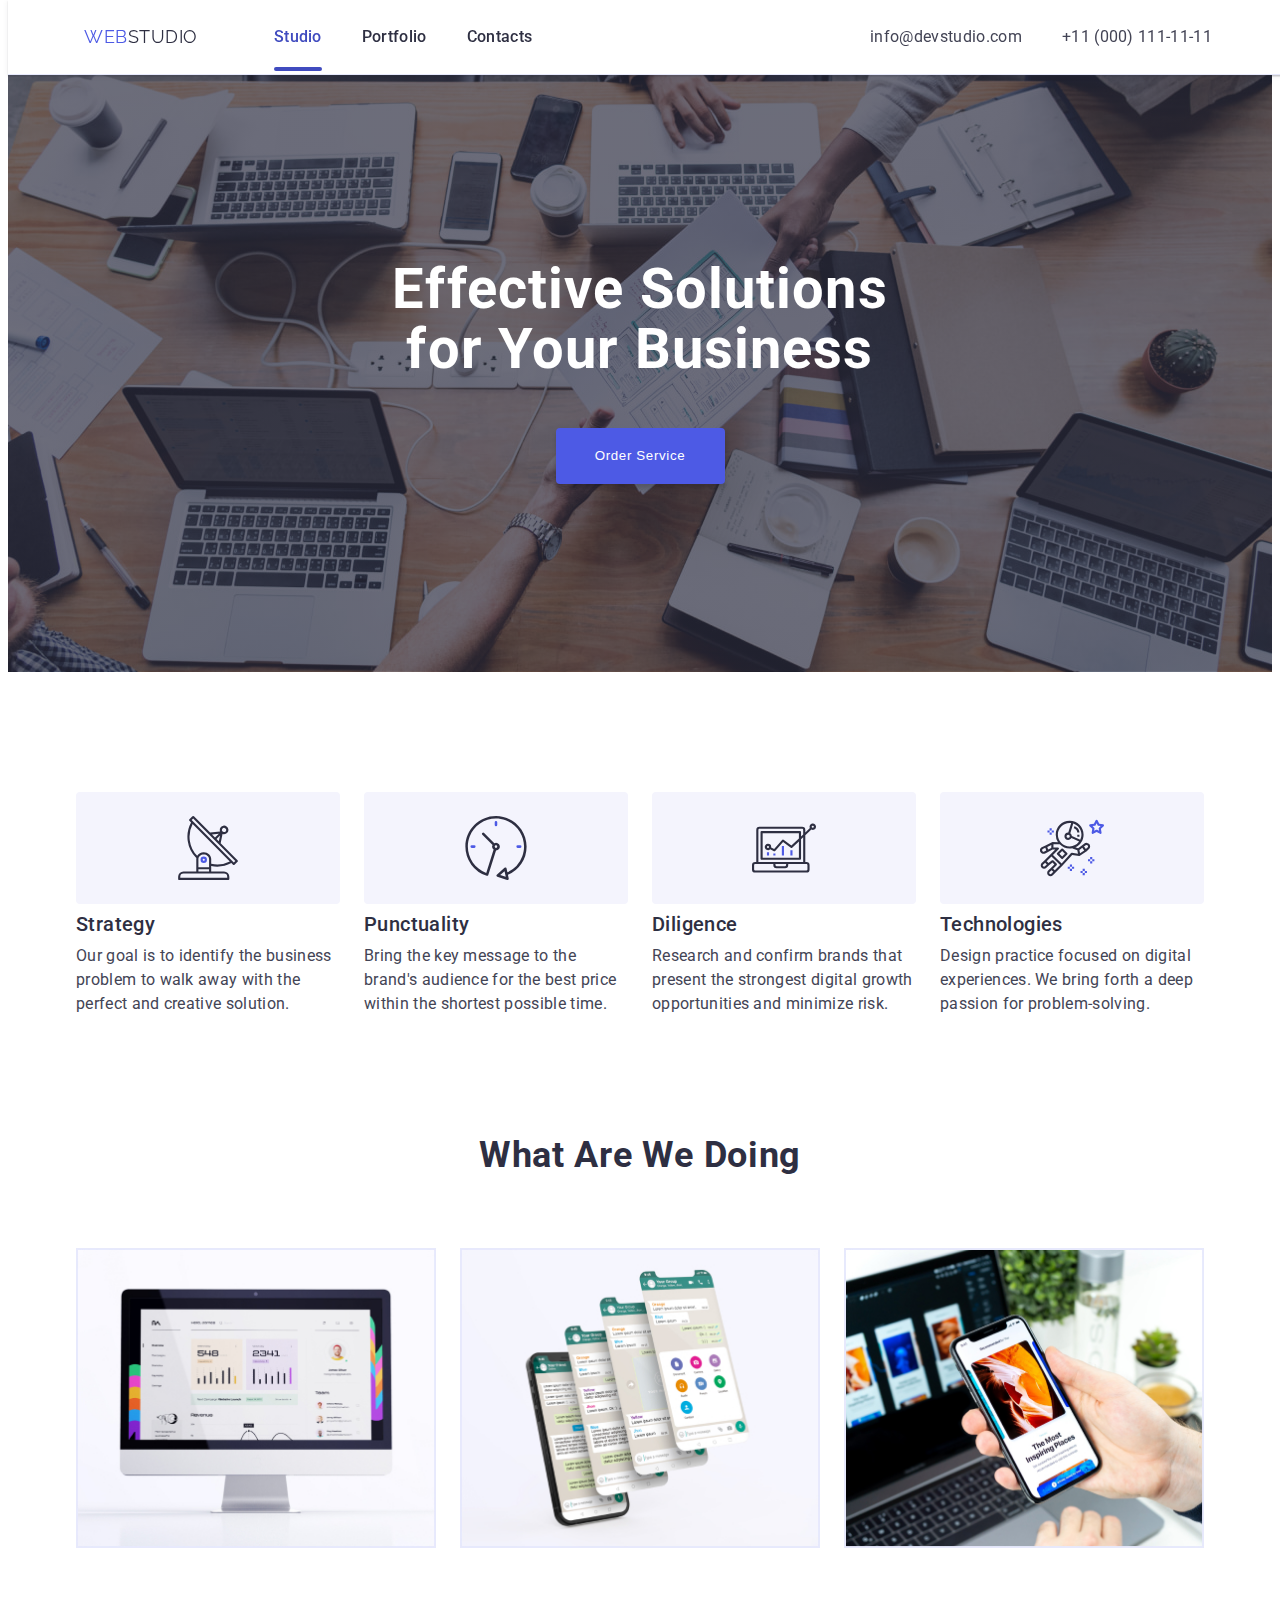
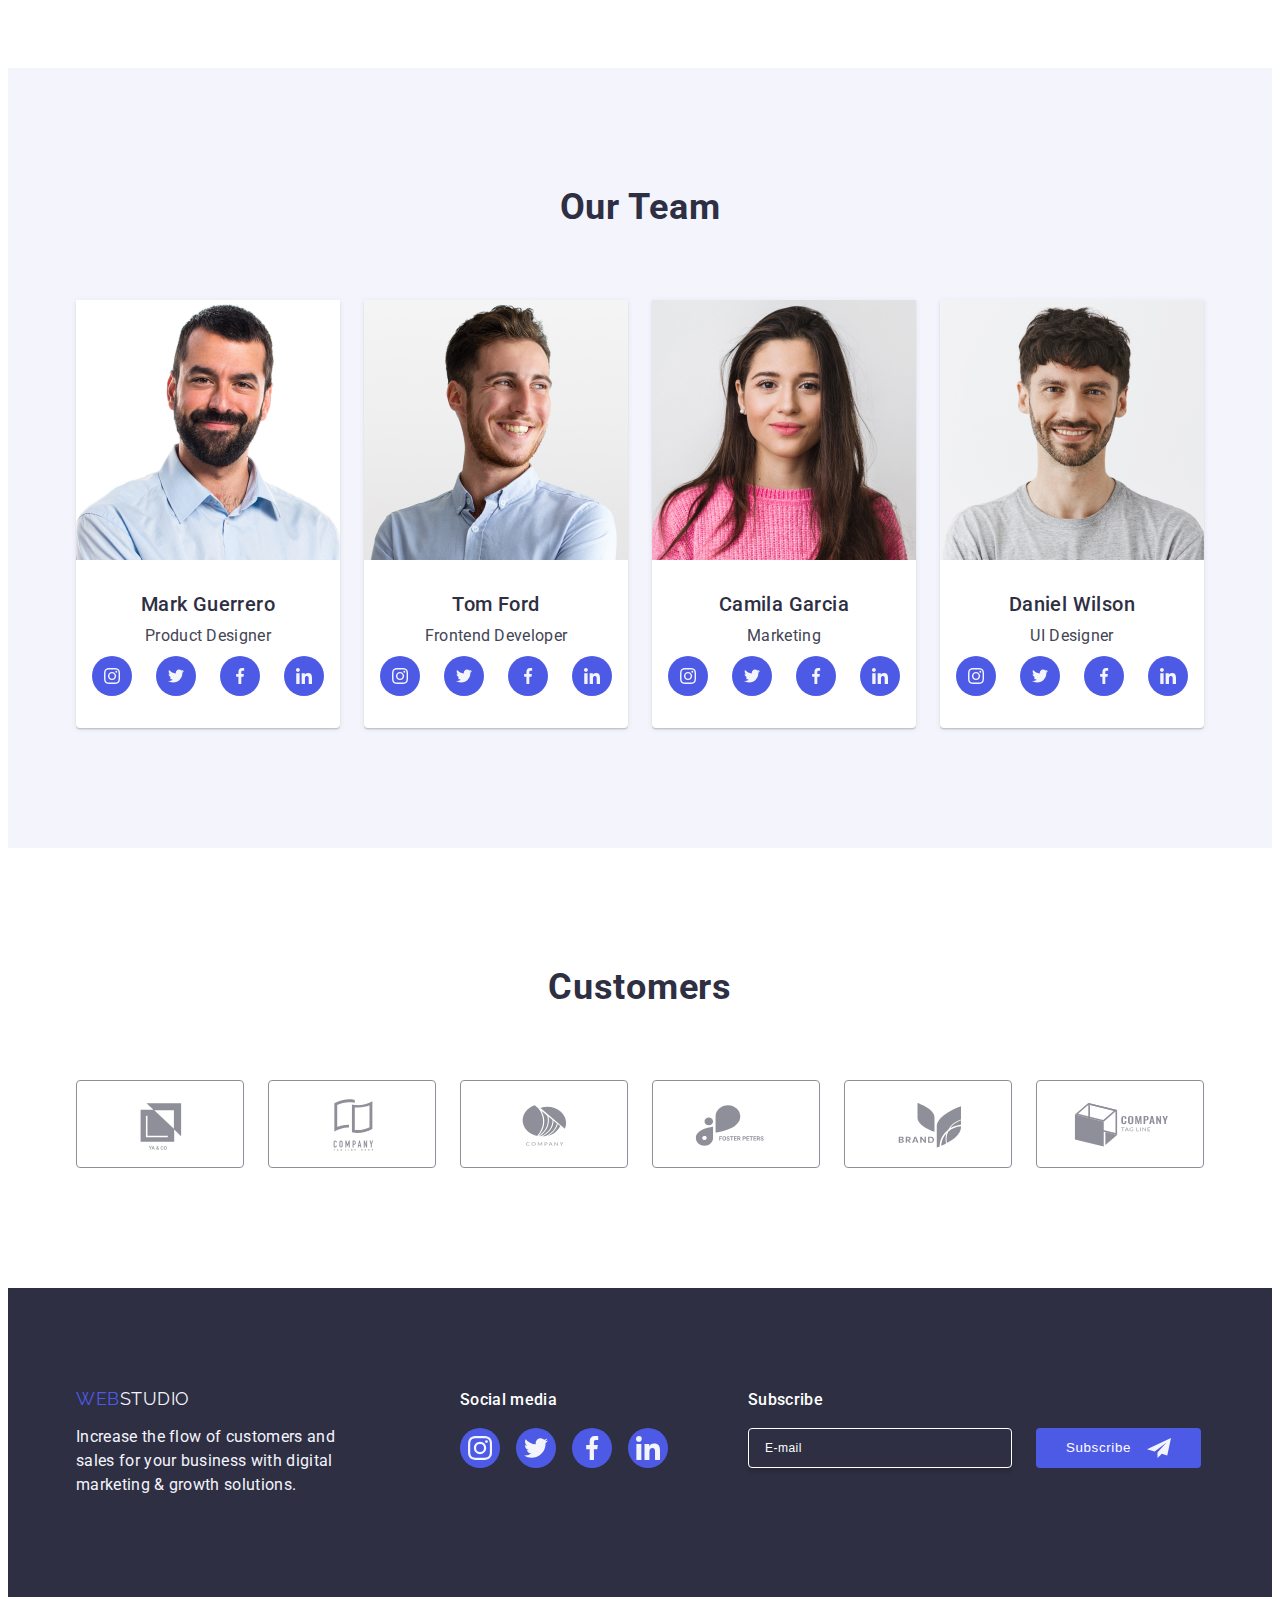
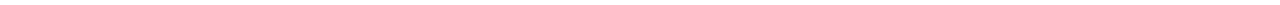
<file: index.html>
<!DOCTYPE html>
<html lang="en">
  <head>
    <meta charset="UTF-8" />
    <meta name="viewport" content="width=device-width, initial-scale=1.0" />
    <title>WebStudio</title>
    <link rel="preconnect" href="https://fonts.googleapis.com" />
    <link rel="preconnect" href="https://fonts.gstatic.com" crossorigin />
    <link
      href="https://fonts.googleapis.com/css2?family=Raleway:wght@800&family=Roboto:wght@400;500;700&display=swap"
      rel="stylesheet"
    />
    <link
      rel="stylesheet"
      href="https://cdnjs.cloudflare.com/ajax/libs/modern-normalize/2.0.0/modern-normalize.min.css"
      integrity="sha512-4xo8blKMVCiXpTaLzQSLSw3KFOVPWhm/TRtuPVc4WG6kUgjH6J03IBuG7JZPkcWMxJ5huwaBpOpnwYElP/m6wg=="
      crossorigin="anonymous"
      referrerpolicy="no-referrer"
    />
    <link rel="stylesheet" href="./css/styles.css" />
  </head>
  <body>
    <!-- Header -->
    <header class="top-line">
      <div class="header-container container">
        <nav class="navigation">
          <a class="logo link" href="./index.html"
            >Web<span class="logo-dark">Studio</span></a
          >
          <ul class="nav-list list">
            <li>
              <a class="nav-list-item current link" href="./index.html"
                >Studio</a
              >
            </li>
            <li>
              <a class="nav-list-item link" href="./portfolio.html"
                >Portfolio</a
              >
            </li>
            <li>
              <a class="nav-list-item link" href="">Contacts</a>
            </li>
          </ul>
        </nav>
        <address class="address">
          <ul class="address-list list">
            <li>
              <a class="list link" href="mailto:info@devstudio.com"
                >info@devstudio.com</a
              >
            </li>
            <li>
              <a class="list link" href="tel:+110001111111"
                >+11 (000) 111-11-11</a
              >
            </li>
          </ul>
        </address>
      </div>
    </header>
    <!-- Main -->
    <main>
      <!-- Hero image -->
      <section class="hero">
        <div class="container">
          <h1 class="hero-title">Effective Solutions for Your Business</h1>
          <button class="hero-button" type="button" data-modal-open>
            Order Service
          </button>
        </div>
      </section>
      <!-- Qualities section -->
      <section class="qualities-section">
        <div class="container">
          <h2 class="visually-hidden">Our advantages</h2>
          <ul class="qualities-list list">
            <li class="qualities-list-item">
              <div class="qualities-list-wrapper">
                <svg class="qualities-icon" width="64" height="64">
                  <use href="./images/icons.svg#icon-antenna"></use>
                </svg>
              </div>
              <h3 class="feature-title">Strategy</h3>
              <p class="feature-text">
                Our goal is to identify the business problem to walk away with
                the perfect and creative solution.
              </p>
            </li>
            <li class="qualities-list-item">
              <div class="qualities-list-wrapper">
                <svg class="qualities-icon" width="64" height="64">
                  <use href="./images/icons.svg#icon-clock"></use>
                </svg>
              </div>
              <h3 class="feature-title">Punctuality</h3>
              <p class="feature-text">
                Bring the key message to the brand's audience for the best price
                within the shortest possible time.
              </p>
            </li>
            <li class="qualities-list-item">
              <div class="qualities-list-wrapper">
                <svg class="qualities-icon" width="64" height="64">
                  <use href="./images/icons.svg#icon-diagram"></use>
                </svg>
              </div>
              <h3 class="feature-title">Diligence</h3>
              <p class="feature-text">
                Research and confirm brands that present the strongest digital
                growth opportunities and minimize risk.
              </p>
            </li>
            <li class="qualities-list-item">
              <div class="qualities-list-wrapper">
                <svg class="qualities-icon" width="64" height="64">
                  <use href="./images/icons.svg#icon-astronaut"></use>
                </svg>
              </div>
              <h3 class="feature-title">Technologies</h3>
              <p class="feature-text">
                Design practice focused on digital experiences. We bring forth a
                deep passion for problem-solving.
              </p>
            </li>
          </ul>
        </div>
      </section>
      <!-- Products section -->
      <section class="products-section">
        <div class="container">
          <h2 class="section-title products-title">What are we doing</h2>
          <ul class="products-list list">
            <li class="products-list-item">
              <img
                class="products-img"
                src="./images/section-2/rectangle-71-2.jpg"
                alt="example of a site on a desktop"
                width="360"
                height="300"
              />
            </li>
            <li class="products-list-item">
              <img
                class="products-img"
                src="./images/section-2/rectangle-71-1.jpg"
                alt="example of a site on a smartphone"
                width="360"
                height="300"
              />
            </li>
            <li class="products-list-item">
              <img
                class="products-img"
                src="./images/section-2/rectangle-71.jpg"
                alt="example of site synchronization on different devices"
                width="360"
                height="300"
              />
            </li>
          </ul>
        </div>
      </section>
      <!-- Team section -->
      <section class="team-section">
        <div class="container">
          <h2 class="section-title team-title">Our Team</h2>
          <ul class="team-list list">
            <li class="team-list-item">
              <img
                src="./images/section-3/img-3.jpg"
                alt="Mark Guerrero"
                width="264"
                height="260"
              />
              <div class="team-container">
                <h3 class="team-member">Mark Guerrero</h3>
                <p class="team-position">Product Designer</p>
                <ul class="social-list list">
                  <li class="social-list-item">
                    <a href="" class="social-list-link link">
                      <svg class="social-list-icon" width="16" height="16">
                        <use href="./images/icons.svg#icon-instagram"></use>
                      </svg>
                    </a>
                  </li>
                  <li class="social-list-item">
                    <a href="" class="social-list-link link">
                      <svg class="social-list-icon" width="16" height="16">
                        <use href="./images/icons.svg#icon-twitter"></use>
                      </svg>
                    </a>
                  </li>
                  <li class="social-list-item">
                    <a href="" class="social-list-link link">
                      <svg class="social-list-icon" width="16" height="16">
                        <use href="./images/icons.svg#icon-facebook"></use>
                      </svg>
                    </a>
                  </li>
                  <li class="social-list-item">
                    <a href="" class="social-list-link link">
                      <svg class="social-list-icon" width="16" height="16">
                        <use href="./images/icons.svg#icon-linkedin"></use>
                      </svg>
                    </a>
                  </li>
                </ul>
              </div>
            </li>
            <li class="team-list-item">
              <img
                src="./images/section-3/img-2.jpg"
                alt="Tom Ford"
                width="264"
                height="260"
              />
              <div class="team-container">
                <h3 class="team-member">Tom Ford</h3>
                <p class="team-position">Frontend Developer</p>
                <ul class="social-list list">
                  <li class="social-list-item">
                    <a href="" class="social-list-link link">
                      <svg class="social-list-icon" width="16" height="16">
                        <use href="./images/icons.svg#icon-instagram"></use>
                      </svg>
                    </a>
                  </li>
                  <li class="social-list-item">
                    <a href="" class="social-list-link link">
                      <svg class="social-list-icon" width="16" height="16">
                        <use href="./images/icons.svg#icon-twitter"></use>
                      </svg>
                    </a>
                  </li>
                  <li class="social-list-item">
                    <a href="" class="social-list-link link">
                      <svg class="social-list-icon" width="16" height="16">
                        <use href="./images/icons.svg#icon-facebook"></use>
                      </svg>
                    </a>
                  </li>
                  <li class="social-list-item">
                    <a href="" class="social-list-link link">
                      <svg class="social-list-icon" width="16" height="16">
                        <use href="./images/icons.svg#icon-linkedin"></use>
                      </svg>
                    </a>
                  </li>
                </ul>
              </div>
            </li>
            <li class="team-list-item">
              <img
                src="./images/section-3/img-1.jpg"
                alt="Camila Garcia"
                width="264"
                height="260"
              />
              <div class="team-container">
                <h3 class="team-member">Camila Garcia</h3>
                <p class="team-position">Marketing</p>
                <ul class="social-list list">
                  <li class="social-list-item">
                    <a href="" class="social-list-link link">
                      <svg class="social-list-icon" width="16" height="16">
                        <use href="./images/icons.svg#icon-instagram"></use>
                      </svg>
                    </a>
                  </li>
                  <li class="social-list-item">
                    <a href="" class="social-list-link link">
                      <svg class="social-list-icon" width="16" height="16">
                        <use href="./images/icons.svg#icon-twitter"></use>
                      </svg>
                    </a>
                  </li>
                  <li class="social-list-item">
                    <a href="" class="social-list-link link">
                      <svg class="social-list-icon" width="16" height="16">
                        <use href="./images/icons.svg#icon-facebook"></use>
                      </svg>
                    </a>
                  </li>
                  <li class="social-list-item">
                    <a href="" class="social-list-link link">
                      <svg class="social-list-icon" width="16" height="16">
                        <use href="./images/icons.svg#icon-linkedin"></use>
                      </svg>
                    </a>
                  </li>
                </ul>
              </div>
            </li>
            <li class="team-list-item">
              <img
                src="./images/section-3/img.jpg"
                alt="Daniel Wilson"
                width="264"
                height="260"
              />
              <div class="team-container">
                <h3 class="team-member">Daniel Wilson</h3>
                <p class="team-position">UI Designer</p>
                <ul class="social-list list">
                  <li class="social-list-item">
                    <a href="" class="social-list-link link">
                      <svg class="social-list-icon" width="16" height="16">
                        <use href="./images/icons.svg#icon-instagram"></use>
                      </svg>
                    </a>
                  </li>
                  <li class="social-list-item">
                    <a href="" class="social-list-link link">
                      <svg class="social-list-icon" width="16" height="16">
                        <use href="./images/icons.svg#icon-twitter"></use>
                      </svg>
                    </a>
                  </li>
                  <li class="social-list-item">
                    <a href="" class="social-list-link link">
                      <svg class="social-list-icon" width="16" height="16">
                        <use href="./images/icons.svg#icon-facebook"></use>
                      </svg>
                    </a>
                  </li>
                  <li class="social-list-item">
                    <a href="" class="social-list-link link">
                      <svg class="social-list-icon" width="16" height="16">
                        <use href="./images/icons.svg#icon-linkedin"></use>
                      </svg>
                    </a>
                  </li>
                </ul>
              </div>
            </li>
          </ul>
        </div>
      </section>
      <!-- Customers section -->
      <section class="customers-section">
        <div class="container">
          <h2 class="section-title customers-title">Customers</h2>
          <ul class="customers-list list">
            <li class="customers-list-item">
              <a href="" class="customers-list-link link">
                <svg class="customer-icon" width="104" height="56">
                  <use href="./images/icons.svg#icon-company-1"></use>
                </svg>
              </a>
            </li>
            <li class="customers-list-item">
              <a href="" class="customers-list-link link">
                <svg class="customer-icon" width="104" height="56">
                  <use href="./images/icons.svg#icon-company-2"></use>
                </svg>
              </a>
            </li>
            <li class="customers-list-item">
              <a href="" class="customers-list-link link">
                <svg class="customer-icon" width="104" height="56">
                  <use href="./images/icons.svg#icon-company-3"></use>
                </svg>
              </a>
            </li>
            <li class="customers-list-item">
              <a href="" class="customers-list-link link">
                <svg class="customer-icon" width="104" height="56">
                  <use href="./images/icons.svg#icon-company-4"></use>
                </svg>
              </a>
            </li>
            <li class="customers-list-item">
              <a href="" class="customers-list-link link">
                <svg class="customer-icon" width="104" height="56">
                  <use href="./images/icons.svg#icon-company-5"></use>
                </svg>
              </a>
            </li>
            <li class="customers-list-item">
              <a href="" class="customers-list-link link">
                <svg class="customer-icon" width="104" height="56">
                  <use href="./images/icons.svg#icon-company-6"></use>
                </svg>
              </a>
            </li>
          </ul>
        </div>
      </section>
    </main>
    <!-- Footer -->
    <footer class="footer">
      <div class="footer-container container">
        <div class="footer-logo-container">
          <a class="logo-footer logo link" href="./index.html"
            >Web<span class="logo-footer logo-white">Studio</span></a
          >
          <p class="footer-text">
            Increase the flow of customers and sales for your business with
            digital marketing & growth solutions.
          </p>
        </div>
        <div class="footer-social-container">
          <p class="footer-social-text">Social media</p>
          <ul class="footer-customers-list list">
            <li class="footer-customers-list-item">
              <a href="" class="social-list-link social-footer-link link">
                <svg class="social-list-icon" width="24" height="24">
                  <use href="./images/icons.svg#icon-instagram"></use>
                </svg>
              </a>
            </li>
            <li class="footer-customers-list-item">
              <a href="" class="social-list-link social-footer-link link">
                <svg class="social-list-icon" width="24" height="24">
                  <use href="./images/icons.svg#icon-twitter"></use>
                </svg>
              </a>
            </li>
            <li class="footer-customers-list-item">
              <a href="" class="social-list-link social-footer-link link">
                <svg class="social-list-icon" width="24" height="24">
                  <use href="./images/icons.svg#icon-facebook"></use>
                </svg>
              </a>
            </li>
            <li class="footer-customers-list-item">
              <a href="" class="social-list-link social-footer-link link">
                <svg class="social-list-icon" width="24" height="24">
                  <use href="./images/icons.svg#icon-linkedin"></use>
                </svg>
              </a>
            </li>
          </ul>
        </div>
        <div class="footer-form-container">
          <p class="footer-form-text">Subscribe</p>
          <form class="footer-form" name="subscribe-form">
            <label class="footer-form-label">
              <input
                class="footer-form-input"
                name="subscribe-email"
                type="email"
                placeholder="E-mail"
              />
            </label>
            <button class="footer-form-btn" type="submit">
              Subscribe
              <svg
                class="footer-form-icon social-list-icon"
                width="24"
                height="24"
              >
                <use href="./images/icons.svg#icon-send"></use>
              </svg>
            </button>
          </form>
        </div>
      </div>
    </footer>
    <!-- Modal window -->
    <div class="backdrop is-hidden" data-modal>
      <div class="modal">
        <button class="modal-btn" type="button" data-modal-close>
          <svg class="modal-btn-icon" width="8" height="8">
            <use href="./images/icons.svg#icon-close-black"></use>
          </svg>
        </button>
        <p class="modal-caption">
          Leave your contacts and we will call you back
        </p>
        <form class="modal-form" name="order-form">
          <div class="modal-form-container">
            <label class="modal-form-label" for="user-name">Name</label>
            <div class="modal-form-field">
              <input
                class="modal-form-input"
                type="text"
                name="user-name"
                id="user-name"
              />
              <svg class="modal-form-icon" width="18" height="24">
                <use href="./images/icons.svg#icon-form-person"></use>
              </svg>
            </div>
          </div>
          <div class="modal-form-container">
            <label class="modal-form-label" for="user-phone">Phone</label>
            <div class="modal-form-field">
              <input
                class="modal-form-input"
                type="tel"
                name="user-phone"
                id="user-phone"
              />
              <svg class="modal-form-icon" width="18" height="24">
                <use href="./images/icons.svg#icon-form-phone"></use>
              </svg>
            </div>
          </div>
          <div class="modal-form-container">
            <label class="modal-form-label" for="user-email">Email</label>
            <div class="modal-form-field">
              <input
                class="modal-form-input"
                type="email"
                name="user-email"
                id="user-email"
              />
              <svg class="modal-form-icon" width="18" height="24">
                <use href="./images/icons.svg#icon-form-email"></use>
              </svg>
            </div>
          </div>
          <div class="modal-form-textarea">
            <label class="modal-form-label" for="user-comment">Comment</label>
            <textarea
              class="modal-form-comment"
              name="user-comment"
              id="user-comment"
              rows="8"
              placeholder="Text input"
            ></textarea>
          </div>
          <div class="modal-form-checkbox">
            <input
              class="visually-hidden"
              type="checkbox"
              name="user-privacy"
              id="user-privacy"
              value="true"
            />
            <label class="modal-form-agreement" for="user-privacy">
              <span class="agreement-checkbox">
                <svg class="agreement-checkbox-icon" width="10" height="8">
                  <use href="./images/icons.svg#icon-check"></use>
                </svg>
              </span>
              I accept the terms and conditions of the
              <a
                class="modal-form-link"
                href=""
                target="_blank"
                rel="noopener noreferrer"
                >Privacy Policy</a
              >
            </label>
          </div>
          <button class="hero-button" type="submit">Send</button>
        </form>
      </div>
    </div>
    <script src="./js/modal.js"></script>
  </body>
</html>
</file>
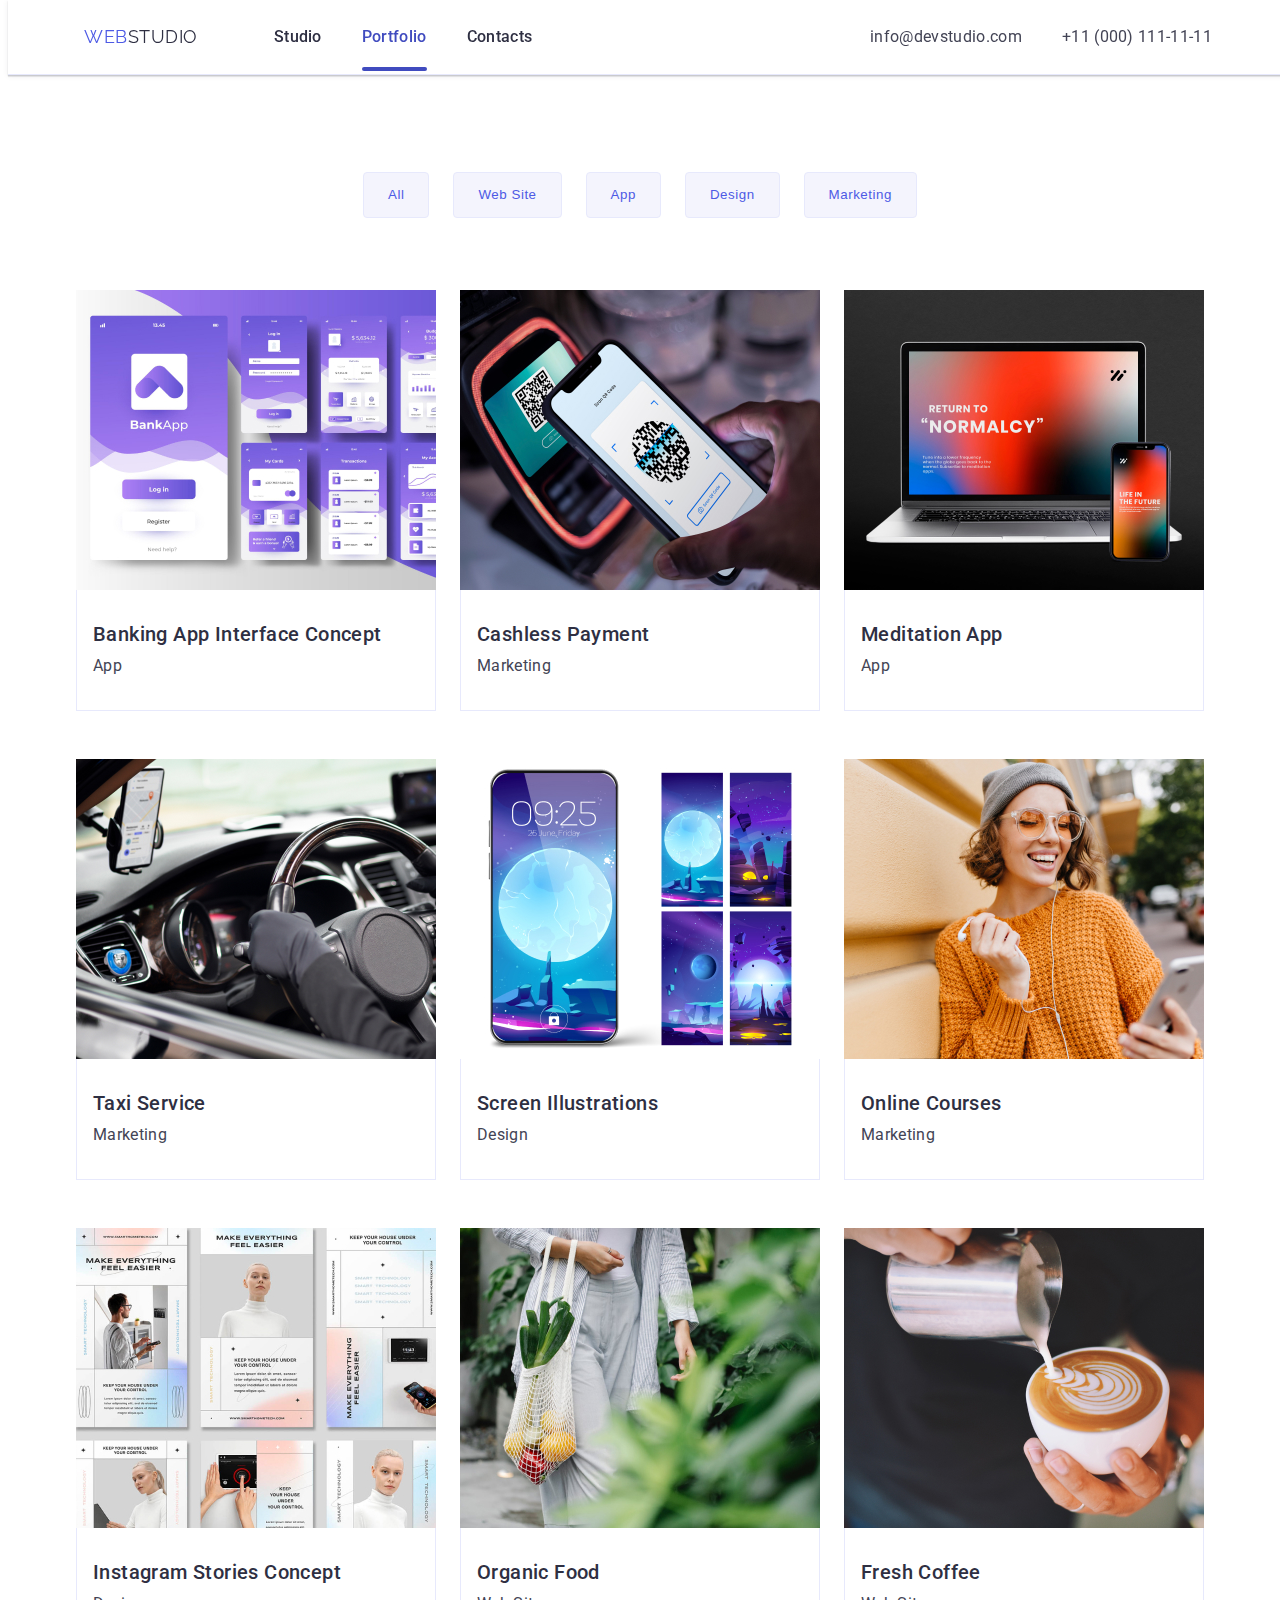
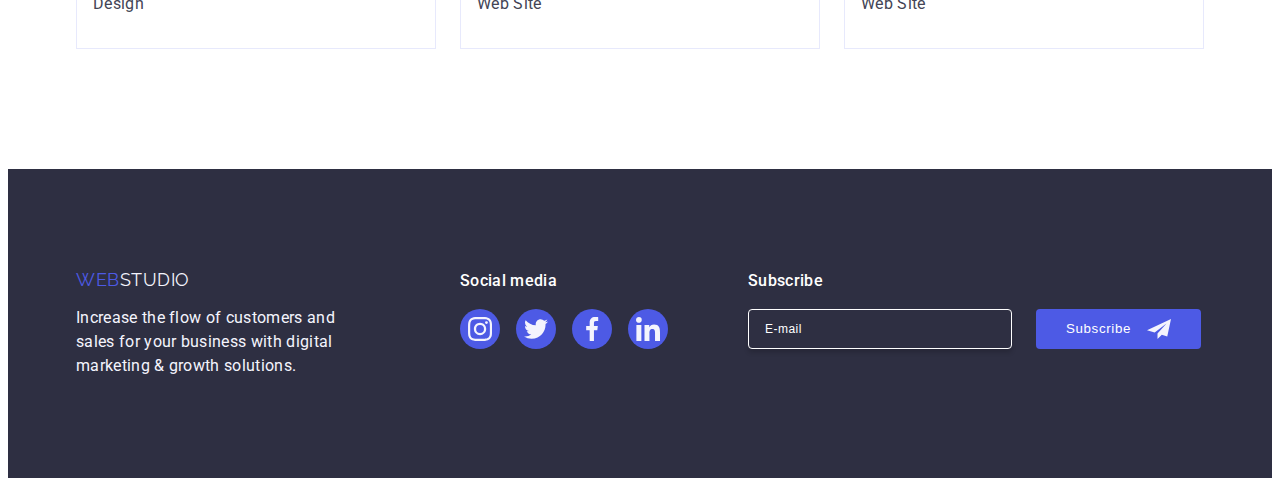
<file: portfolio.html>
<!DOCTYPE html>
<html lang="en">
  <head>
    <meta charset="UTF-8" />
    <meta name="viewport" content="width=device-width, initial-scale=1.0" />
    <title>WebStudio</title>
    <link rel="preconnect" href="https://fonts.googleapis.com" />
    <link rel="preconnect" href="https://fonts.gstatic.com" crossorigin />
    <link
      href="https://fonts.googleapis.com/css2?family=Raleway:wght@800&family=Roboto:wght@400;500;700&display=swap"
      rel="stylesheet"
    />
    <link
      rel="stylesheet"
      href="https://cdnjs.cloudflare.com/ajax/libs/modern-normalize/2.0.0/modern-normalize.min.css"
      integrity="sha512-4xo8blKMVCiXpTaLzQSLSw3KFOVPWhm/TRtuPVc4WG6kUgjH6J03IBuG7JZPkcWMxJ5huwaBpOpnwYElP/m6wg=="
      crossorigin="anonymous"
      referrerpolicy="no-referrer"
    />
    <link rel="stylesheet" href="./css/styles.css" />
  </head>
  <body>
    <header class="top-line">
      <div class="header-container container">
        <nav class="navigation">
          <a class="logo link" href="./index.html"
            >Web<span class="logo-dark">Studio</span></a
          >
          <ul class="nav-list list">
            <li>
              <a class="nav-list-item link" href="./index.html">Studio</a>
            </li>
            <li>
              <a class="nav-list-item current link" href="./portfolio.html"
                >Portfolio</a
              >
            </li>
            <li>
              <a class="nav-list-item link" href="">Contacts</a>
            </li>
          </ul>
        </nav>
        <address class="address">
          <ul class="address-list list">
            <li>
              <a class="list link" href="mailto:info@devstudio.com"
                >info@devstudio.com</a
              >
            </li>
            <li>
              <a class="list link" href="tel:+110001111111"
                >+11 (000) 111-11-11</a
              >
            </li>
          </ul>
        </address>
      </div>
    </header>
    <main>
      <section class="portfolio-section">
        <div class="container">
          <h1 class="visually-hidden">Our portfolios</h1>
          <ul class="filter-list list">
            <li><button class="filter-btn" type="button">All</button></li>
            <li><button class="filter-btn" type="button">Web Site</button></li>
            <li><button class="filter-btn" type="button">App</button></li>
            <li><button class="filter-btn" type="button">Design</button></li>
            <li><button class="filter-btn" type="button">Marketing</button></li>
          </ul>
          <ul class="card-set list">
            <li class="card-set-item">
              <a class="card-set-link link" href="./portfolio.html">
                <div class="card-set-box">
                  <img
                    src="./images/section-4/img-1.jpg"
                    alt="Banking App Interface Concept"
                    width="360"
                    height="300"
                  />
                  <p class="overlay">
                    14 Stylish and User-Friendly App Design Concepts · Task
                    Manager App · Calorie Tracker App · Exotic Fruit Ecommerce
                    App · Cloud Storage App
                  </p>
                </div>
                <div class="portfolio-container">
                  <h2 class="app-title">Banking App Interface Concept</h2>
                  <p class="app-descr">App</p>
                </div>
              </a>
            </li>
            <li class="card-set-item">
              <a class="card-set-link link" href="./portfolio.html">
                <div class="card-set-box">
                  <img
                    src="./images/section-4/img-2.jpg"
                    alt="Cashless Payment"
                    width="360"
                    height="300"
                  />
                  <p class="overlay">
                    14 Stylish and User-Friendly App Design Concepts · Task
                    Manager App · Calorie Tracker App · Exotic Fruit Ecommerce
                    App · Cloud Storage App
                  </p>
                </div>
                <div class="portfolio-container">
                  <h2 class="app-title">Cashless Payment</h2>
                  <p class="app-descr">Marketing</p>
                </div>
              </a>
            </li>
            <li class="card-set-item">
              <a class="card-set-link link" href="./portfolio.html">
                <div class="card-set-box">
                  <img
                    src="./images/section-4/img-3.jpg"
                    alt="Meditation App"
                    width="360"
                    height="300"
                  />
                  <p class="overlay">
                    14 Stylish and User-Friendly App Design Concepts · Task
                    Manager App · Calorie Tracker App · Exotic Fruit Ecommerce
                    App · Cloud Storage App
                  </p>
                </div>
                <div class="portfolio-container">
                  <h2 class="app-title">Meditation App</h2>
                  <p class="app-descr">App</p>
                </div>
              </a>
            </li>
            <li class="card-set-item">
              <a class="card-set-link link" href="./portfolio.html">
                <div class="card-set-box">
                  <img
                    src="./images/section-4/img-4.jpg"
                    alt="Taxi Service"
                    width="360"
                    height="300"
                  />
                  <p class="overlay">
                    14 Stylish and User-Friendly App Design Concepts · Task
                    Manager App · Calorie Tracker App · Exotic Fruit Ecommerce
                    App · Cloud Storage App
                  </p>
                </div>
                <div class="portfolio-container">
                  <h2 class="app-title">Taxi Service</h2>
                  <p class="app-descr">Marketing</p>
                </div>
              </a>
            </li>
            <li class="card-set-item">
              <a class="card-set-link link" href="./portfolio.html">
                <div class="card-set-box">
                  <img
                    src="./images/section-4/img-5.jpg"
                    alt="Screen Illustrations"
                    width="360"
                    height="300"
                  />
                  <p class="overlay">
                    14 Stylish and User-Friendly App Design Concepts · Task
                    Manager App · Calorie Tracker App · Exotic Fruit Ecommerce
                    App · Cloud Storage App
                  </p>
                </div>
                <div class="portfolio-container">
                  <h2 class="app-title">Screen Illustrations</h2>
                  <p class="app-descr">Design</p>
                </div>
              </a>
            </li>
            <li class="card-set-item">
              <a class="card-set-link link" href="./portfolio.html">
                <div class="card-set-box">
                  <img
                    src="./images/section-4/img-6.jpg"
                    alt="Online Courses"
                    width="360"
                    height="300"
                  />
                  <p class="overlay">
                    14 Stylish and User-Friendly App Design Concepts · Task
                    Manager App · Calorie Tracker App · Exotic Fruit Ecommerce
                    App · Cloud Storage App
                  </p>
                </div>
                <div class="portfolio-container">
                  <h2 class="app-title">Online Courses</h2>
                  <p class="app-descr">Marketing</p>
                </div>
              </a>
            </li>
            <li class="card-set-item">
              <a class="card-set-link link" href="./portfolio.html">
                <div class="card-set-box">
                  <img
                    src="./images/section-4/img-7.jpg"
                    alt="Instagram Stories Concept"
                    width="360"
                    height="300"
                  />
                  <p class="overlay">
                    14 Stylish and User-Friendly App Design Concepts · Task
                    Manager App · Calorie Tracker App · Exotic Fruit Ecommerce
                    App · Cloud Storage App
                  </p>
                </div>
                <div class="portfolio-container">
                  <h2 class="app-title">Instagram Stories Concept</h2>
                  <p class="app-descr">Design</p>
                </div>
              </a>
            </li>
            <li class="card-set-item">
              <a class="card-set-link link" href="./portfolio.html">
                <div class="card-set-box">
                  <img
                    src="./images/section-4/img-8.jpg"
                    alt="Organic Food"
                    width="360"
                    height="300"
                  />
                  <p class="overlay">
                    14 Stylish and User-Friendly App Design Concepts · Task
                    Manager App · Calorie Tracker App · Exotic Fruit Ecommerce
                    App · Cloud Storage App
                  </p>
                </div>
                <div class="portfolio-container">
                  <h2 class="app-title">Organic Food</h2>
                  <p class="app-descr">Web Site</p>
                </div>
              </a>
            </li>
            <li class="card-set-item">
              <a class="card-set-link link" href="./portfolio.html">
                <div class="card-set-box">
                  <img
                    src="./images/section-4/img-9.jpg"
                    alt="Fresh Coffee"
                    width="360"
                    height="300"
                  />
                  <p class="overlay">
                    14 Stylish and User-Friendly App Design Concepts · Task
                    Manager App · Calorie Tracker App · Exotic Fruit Ecommerce
                    App · Cloud Storage App
                  </p>
                </div>
                <div class="portfolio-container">
                  <h2 class="app-title">Fresh Coffee</h2>
                  <p class="app-descr">Web Site</p>
                </div>
              </a>
            </li>
          </ul>
        </div>
      </section>
    </main>
    <footer class="footer">
      <div class="footer-container container">
        <div class="footer-logo-container">
          <a class="logo-footer logo link" href="./index.html"
            >Web<span class="logo-footer logo-white">Studio</span></a
          >
          <p class="footer-text">
            Increase the flow of customers and sales for your business with
            digital marketing & growth solutions.
          </p>
        </div>
        <div class="footer-social-container">
          <p class="footer-social-text">Social media</p>
          <ul class="footer-customers-list list">
            <li class="footer-customers-list-item">
              <a href="" class="social-list-link social-footer-link link">
                <svg class="social-list-icon" width="24" height="24">
                  <use href="./images/icons.svg#icon-instagram"></use>
                </svg>
              </a>
            </li>
            <li class="footer-customers-list-item">
              <a href="" class="social-list-link social-footer-link link">
                <svg class="social-list-icon" width="24" height="24">
                  <use href="./images/icons.svg#icon-twitter"></use>
                </svg>
              </a>
            </li>
            <li class="footer-customers-list-item">
              <a href="" class="social-list-link social-footer-link link">
                <svg class="social-list-icon" width="24" height="24">
                  <use href="./images/icons.svg#icon-facebook"></use>
                </svg>
              </a>
            </li>
            <li class="footer-customers-list-item">
              <a href="" class="social-list-link social-footer-link link">
                <svg class="social-list-icon" width="24" height="24">
                  <use href="./images/icons.svg#icon-linkedin"></use>
                </svg>
              </a>
            </li>
          </ul>
        </div>
        <div class="footer-form-container">
          <p class="footer-form-text">Subscribe</p>
          <form class="footer-form" name="subscribe-form">
            <label class="footer-form-label">
              <input
                class="footer-form-input"
                name="subscribe-email"
                type="email"
                placeholder="E-mail"
              />
            </label>
            <button class="footer-form-btn" type="submit">
              Subscribe
              <svg
                class="footer-form-icon social-list-icon"
                width="24"
                height="24"
              >
                <use href="./images/icons.svg#icon-send"></use>
              </svg>
            </button>
          </form>
        </div>
      </div>
    </footer>
  </body>
</html>
</file>
<file: css/styles.css>
:root {
  --primary-brand: #4d5ae5;
  --pressed-state: #404bbf;
  --dark: #2e2f42;
  --text: #434455;
  --cornflower: #e7e9fc;
  --cloud: #f4f4fd;
  --items: 3;
  --indent: 24px;
}

*,
*::before,
*::after {
  box-sizing: border-box;
}

body {
  font-family: "Roboto", sans-serif;
  background-color: #ffffff;
  color: var(--text);
}

h1,
h2,
h3,
h4,
h5,
h6 {
  margin: 0;
}

p {
  margin: 0;
}

img {
  display: block;
}

.card-set {
  display: flex;
  flex-wrap: wrap;
  row-gap: 48px;
  column-gap: var(--indent);
}

.card-set-item {
  flex-basis: calc((100% - var(--indent) * (var(--items) - 1)) / var(--items));
}

.link {
  text-decoration: none;
  color: inherit;
  transition: color 250ms cubic-bezier(0.4, 0, 0.2, 1);
}

.link:hover,
.link:focus {
  color: var(--pressed-state);
}

.list {
  margin: 0;
  padding: 0;
  list-style: none;
}

.container {
  max-width: 1158px;
  padding: 0 15px;
  margin: 0 auto;
}

.visually-hidden {
  position: absolute;
  width: 1px;
  height: 1px;
  margin: -1px;
  border: 0;
  padding: 0;
  white-space: nowrap;
  clip-path: inset(100%);
  clip: rect(0 0 0 0);
  overflow: hidden;
}

/* Header */

.top-line {
  position: fixed;
  z-index: 999;
  top: 0;
  width: 100%;
  background: #fff;
  border-bottom: 1px solid var(--cornflower);
  box-shadow: 0px 1px 6px 0px rgba(46, 47, 66, 0.08),
    0px 1px 1px 0px rgba(46, 47, 66, 0.16),
    0px 2px 1px 0px rgba(46, 47, 66, 0.08);
}

.header-container {
  display: flex;
  justify-content: space-between;
}

.navigation {
  display: flex;
  align-items: center;
}

.logo {
  color: var(--primary-brand);
  font-family: "Raleway", sans-serif;
  font-size: 18px;
  line-height: 1.17;
  letter-spacing: 0.54px;
  text-transform: uppercase;
  margin-right: 76px;
}

.logo:hover,
.logo:focus {
  color: var(--primary-brand);
}

.logo-dark {
  color: var(--dark);
}

.nav-list {
  display: flex;
  gap: 40px;
  color: var(--dark);
  font-weight: 500;
  line-height: 24px;
  letter-spacing: 0.32px;
}

.nav-list-item {
  position: relative;
  padding: 24px 0;
}

.nav-list-item::after {
  content: "";
  position: absolute;
  bottom: -1px;
  left: 0;
  display: block;
  width: 100%;
  height: 4px;
  border-radius: 2px;
}

.nav-list-item.current::after {
  background-color: var(--pressed-state);
}

.current {
  color: var(--pressed-state);
}

.address {
  font-style: normal;
  padding: 25px 0;
}

.address-list {
  display: flex;
  gap: 40px;
  line-height: 24px;
  letter-spacing: 0.32px;
}

/* Main Page */

.hero {
  max-width: 1440px;
  margin-left: auto;
  margin-right: auto;
  margin-top: 72px;
  padding: 188px 0;
  background-color: var(--dark);
  background-image: linear-gradient(
      rgba(46, 47, 66, 0.7),
      rgba(46, 47, 66, 0.7)
    ),
    url(../images/section-1/people-office.jpg);
  background-repeat: no-repeat;
  background-position: center;
  background-size: cover;
}

.hero-title {
  max-width: 496px;
  margin: 0 auto;
  margin-bottom: 48px;
  color: #fff;
  text-align: center;
  font-size: 56px;
  line-height: 1.07;
  letter-spacing: 1.12px;
}

.hero-button {
  display: block;
  min-width: 169px;
  margin: 0 auto;
  padding: 16px 32px;
  border-radius: 4px;
  box-shadow: 0px 4px 4px 0px rgba(0, 0, 0, 0.15);
  border: none;
  background-color: var(--primary-brand);
  cursor: pointer;
  color: #fff;
  font-weight: 500;
  line-height: 24px;
  letter-spacing: 0.64px;
  transition: background-color 250ms cubic-bezier(0.4, 0, 0.2, 1);
}

.hero-button:hover,
.hero-button:focus {
  background-color: var(--pressed-state);
}

.qualities-section {
  padding: 120px 0;
}

.qualities-list {
  display: flex;
  gap: 24px;
}

.qualities-list-item {
  flex-basis: calc((100% - 24px * 3) / 4);
}

.qualities-list-wrapper {
  display: flex;
  align-items: center;
  justify-content: center;
  max-width: 264px;
  max-height: 112px;
  padding: 24px 100px;
  margin-bottom: 8px;
  border-radius: 4px;
  background: var(--cloud);
}

.feature-title {
  margin-bottom: 8px;
  color: var(--dark);
  font-size: 20px;
  font-weight: 500;
  line-height: 24px;
  letter-spacing: 0.4px;
}

.feature-text {
  line-height: 1.5;
  letter-spacing: 0.02em;
}

.section-title {
  color: var(--dark);
  text-align: center;
  font-size: 36px;
  line-height: 1.11;
  letter-spacing: 0.02em;
  text-transform: capitalize;
}

.products-section {
  padding-bottom: 120px;
}

.products-title {
  margin-bottom: 72px;
}

.products-list {
  display: flex;
  gap: 24px;
}

.products-img {
  border: 1px solid var(--cornflower);
}

.team-section {
  padding: 120px 0;
  background-color: var(--cloud);
}

.team-title {
  margin-bottom: 72px;
}

.team-list {
  display: flex;
  gap: 24px;
}

.team-list-item {
  background-color: #ffffff;
  border-radius: 0px 0px 4px 4px;
  box-shadow: 0px 2px 1px 0px rgba(46, 47, 66, 0.08),
    0px 1px 1px 0px rgba(46, 47, 66, 0.16),
    0px 1px 6px 0px rgba(46, 47, 66, 0.08);
}

.team-container {
  padding: 32px 0;
}

.team-member {
  margin-bottom: 8px;
  color: var(--dark);
  text-align: center;
  font-size: 20px;
  font-weight: 500;
  line-height: 24px;
  letter-spacing: 0.4px;
}

.team-position {
  text-align: center;
  font-size: 16px;
  line-height: 24px;
  letter-spacing: 0.32px;
  margin-bottom: 8px;
}

.social-list {
  display: flex;
  gap: 24px;
  justify-content: center;
}

.social-list-link {
  display: flex;
  align-items: center;
  justify-content: center;
  width: 40px;
  height: 40px;
  background-color: var(--primary-brand);
  border-radius: 50%;
  transition: background-color 250ms cubic-bezier(0.4, 0, 0.2, 1);
}

.social-list-link:hover,
.social-list-link:focus {
  background-color: var(--pressed-state);
}

.social-list-link.social-footer-link:hover,
.social-list-link.social-footer-link:focus {
  background-color: #31d0aa;
}

.social-list-icon {
  fill: var(--cloud);
}

.customers-section {
  padding: 120px 0;
}

.customers-title {
  margin-bottom: 72px;
}

.customers-list {
  display: flex;
  gap: 24px;
  justify-content: center;
}

.customers-list-link {
  display: flex;
  align-items: center;
  justify-content: center;
  padding: 16px 32px;
  max-width: 168px;
  max-height: 88px;
  border: 1px solid #8e8f99;
  border-radius: 4px;
  color: #8e8f99;
  transition: border-color 250ms cubic-bezier(0.4, 0, 0.2, 1),
    color 250ms cubic-bezier(0.4, 0, 0.2, 1);
}

.customers-list-link:hover,
.customers-list-link:focus {
  border-color: var(--pressed-state);
  color: var(--pressed-state);
}

.customer-icon {
  fill: currentColor;
}

/* Portfolio */

.portfolio-section {
  margin-top: 72px;
  padding-top: 100px;
  padding-bottom: 120px;
}

.filter-list {
  display: flex;
  gap: 24px;
  justify-content: center;
  margin-bottom: 72px;
}

.filter-btn {
  padding: 12px 24px;
  border-radius: 4px;
  border: 1px solid var(--cornflower);
  background-color: var(--cloud);
  cursor: pointer;
  color: var(--primary-brand);
  text-align: center;
  font-weight: 500;
  line-height: 1.5;
  letter-spacing: 0.04em;
  transition: color 250ms cubic-bezier(0.4, 0, 0.2, 1),
    background-color 250ms cubic-bezier(0.4, 0, 0.2, 1),
    border-color 250ms cubic-bezier(0.4, 0, 0.2, 1),
    box-shadow 250ms cubic-bezier(0.4, 0, 0.2, 1);
}

.filter-btn:hover,
.filter-btn:focus {
  background-color: var(--pressed-state);
  color: #ffffff;
  border: 1px solid transparent;
  box-shadow: 0px 2px 2px 0px rgba(0, 0, 0, 0.12),
    0px 2px 1px 0px rgba(0, 0, 0, 0.08), 0px 3px 1px 0px rgba(0, 0, 0, 0.1);
}

.card-set-link {
  display: block;
  transition: box-shadow 250ms cubic-bezier(0.4, 0, 0.2, 1);
}

.card-set-link:hover,
.card-set-link:focus {
  color: inherit;
  box-shadow: 0px 2px 1px 0px rgba(46, 47, 66, 0.08),
    0px 1px 1px 0px rgba(46, 47, 66, 0.16),
    0px 1px 6px 0px rgba(46, 47, 66, 0.08);
}

.card-set-box {
  position: relative;
  overflow: hidden;
}

.overlay {
  position: absolute;
  top: 0;
  left: 0;
  width: 100%;
  height: 100%;
  padding: 40px 32px;
  transform: translateY(100%);
  transition: transform 250ms cubic-bezier(0.4, 0, 0.2, 1);
  background-color: var(--primary-brand);
  color: var(--cloud);
  line-height: 24px;
  letter-spacing: 0.32px;
}

.card-set-link:hover .overlay,
.card-set-link:focus .overlay {
  transform: translateY(0);
}

.portfolio-container {
  padding: 32px 16px;
  border: 1px solid var(--cornflower);
  border-top: none;
}

.app-title {
  margin-bottom: 8px;
  color: var(--dark);
  font-size: 20px;
  font-style: normal;
  font-weight: 500;
  line-height: 24px;
  letter-spacing: 0.4px;
}

.app-descr {
  font-size: 16px;
  font-style: normal;
  font-weight: 400;
  line-height: 24px;
  letter-spacing: 0.32px;
}

/* Footer */

.footer {
  padding: 100px 0;
  background-color: var(--dark);
}

.footer-container {
  display: flex;
  align-items: baseline;
}

.footer-logo-container {
  margin-right: 120px;
}

.logo-footer {
  display: inline-block;
  margin-bottom: 16px;
}

.logo-white {
  margin: 0;
  color: var(--cloud);
}

.footer-text {
  max-width: 264px;
  color: var(--cloud);
  line-height: 24px;
  letter-spacing: 0.32px;
}

.footer-social-container {
  margin-right: 80px;
}

.footer-social-text {
  color: #fff;
  font-weight: 500;
  line-height: 24px;
  letter-spacing: 0.32px;
  margin-bottom: 16px;
}

.footer-customers-list {
  display: flex;
  gap: 16px;
  justify-content: center;
}

/* Footer form */

.footer-form-text {
  color: #ffffff;
  font-weight: 500;
  line-height: 24px;
  letter-spacing: 0.32px;
  margin-bottom: 16px;
}

.footer-form {
  display: flex;
  align-items: center;
  gap: 24px;
}

.footer-form-input {
  width: 264px;
  height: 40px;
  padding: 8px 16px;
  border-radius: 4px;
  border: 1px solid #ffffff;
  box-shadow: 0px 4px 4px 0px rgba(0, 0, 0, 0.15);
  outline: transparent;
  background-color: transparent;
  color: #ffffff;
  font-size: 12px;
  line-height: 1.5;
  letter-spacing: 0.48px;
  transition: border-color 250ms cubic-bezier(0.4, 0, 0.2, 1);
}

.footer-form-input::placeholder {
  color: inherit;
}

.footer-form-input:focus {
  border-color: #31d0aa;
}

.footer-form-btn {
  display: inline-flex;
  align-items: center;
  justify-content: center;
  min-width: 165px;
  padding: 8px 24px;
  border-radius: 4px;
  border: none;
  background-color: var(--primary-brand);
  cursor: pointer;
  color: #ffffff;
  font-weight: 500;
  line-height: 24px;
  letter-spacing: 0.64px;
  transition: background-color 250ms cubic-bezier(0.4, 0, 0.2, 1);
}

.footer-form-icon {
  margin-left: 16px;
}

.footer-form-btn:hover,
.footer-form-btn:focus {
  background-color: #31d0aa;
}

/* Modal */

.backdrop {
  position: fixed;
  z-index: 999;
  top: 0;
  left: 0;
  width: 100%;
  height: 100%;
  background: rgba(46, 47, 66, 0.4);
  transition: opacity 250ms cubic-bezier(0.4, 0, 0.2, 1),
    visibility 250ms cubic-bezier(0.4, 0, 0.2, 1);
}

.backdrop.is-hidden {
  opacity: 0;
  pointer-events: none;
  visibility: hidden;
}

.modal {
  position: absolute;
  top: 50%;
  left: 50%;
  transform: translate(-50%, -50%) scale(1);
  width: 408px;
  min-height: 584px;
  padding: 72px 24px 24px;
  border-radius: 4px;
  background-color: #fcfcfc;
  box-shadow: 0px 2px 1px 0px rgba(0, 0, 0, 0.2),
    0px 1px 3px 0px rgba(0, 0, 0, 0.12), 0px 1px 1px 0px rgba(0, 0, 0, 0.14);
  transition: transform 250ms cubic-bezier(0.4, 0, 0.2, 1);
}

.backdrop.is-hidden .modal {
  transform: translate(-50%, -70%);
}

.modal-btn {
  position: absolute;
  top: 24px;
  right: 24px;
  display: flex;
  align-items: center;
  justify-content: center;
  width: 24px;
  height: 24px;
  padding: 0;
  border-radius: 50%;
  background-color: var(--cornflower);
  border: 1px solid rgba(0, 0, 0, 0.1);
  cursor: pointer;
  transition: background-color 250ms cubic-bezier(0.4, 0, 0.2, 1),
    border 250ms cubic-bezier(0.4, 0, 0.2, 1);
}

.modal-btn:hover,
.modal-btn:focus {
  background-color: var(--pressed-state);
  border: none;
}

.modal-btn-icon {
  transition: fill 250ms cubic-bezier(0.4, 0, 0.2, 1);
}

.modal-btn:hover .modal-btn-icon,
.modal-btn:focus .modal-btn-icon {
  fill: #ffffff;
}

.modal-caption {
  display: block;
  color: var(--dark);
  text-align: center;
  font-weight: 500;
  line-height: 1.5;
  letter-spacing: 0.02em;
  margin-bottom: 16px;
}

/* Modal form */

.modal-form-container {
  margin-bottom: 8px;
}

.modal-form-textarea {
  margin-bottom: 16px;
}

.modal-form-label {
  display: block;
  color: #8e8f99;
  font-size: 12px;
  line-height: 1.17;
  letter-spacing: 0.04em;
  margin-bottom: 4px;
}

.modal-form-field {
  margin-bottom: 8px;
  position: relative;
}

.modal-form-input {
  width: 100%;
  height: 40px;
  padding: 11px 16px 11px 38px;
  border-radius: 4px;
  border: 1px solid rgba(46, 47, 66, 0.4);
  font-size: 12px;
  line-height: 14px;
  letter-spacing: 0.04em;
  background-color: transparent;
  outline: transparent;
  transition: border-color 250ms cubic-bezier(0.4, 0, 0.2, 1);
}

.modal-form-input:focus {
  border-color: var(--primary-brand);
}

.modal-form-icon {
  position: absolute;
  top: 50%;
  left: 16px;
  transform: translateY(-50%);
  fill: #2e2f42;
  pointer-events: none;
  transition: fill 250ms cubic-bezier(0.4, 0, 0.2, 1);
}

.modal-form-input:focus ~ .modal-form-icon {
  fill: var(--primary-brand);
}

.modal-form-comment {
  width: 100%;
  height: 120px;
  padding: 8px 16px;
  color: rgba(46, 47, 66, 0.4);
  border-radius: 4px;
  border: 1px solid rgba(46, 47, 66, 0.4);
  resize: none;
  font-size: 12px;
  line-height: 1.17;
  letter-spacing: 0.48px;
  background-color: transparent;
  outline: transparent;
  transition: border-color 250ms cubic-bezier(0.4, 0, 0.2, 1);
}

.modal-form-comment:focus {
  border-color: var(--primary-brand);
}

.modal-form-comment::placeholder {
  color: var(--navyblue-modal, rgba(46, 47, 66, 0.4));
}

.modal-form-checkbox {
  margin-bottom: 24px;
}

.modal-form-agreement {
  display: block;
  color: #8e8f99;
  font-size: 12px;
  line-height: 1.17;
  letter-spacing: 0.04em;
  user-select: none;
}

.agreement-checkbox {
  display: inline-flex;
  align-items: center;
  justify-content: center;
  width: 16px;
  height: 16px;
  border-radius: 2px;
  border: 1px solid rgba(46, 47, 66, 0.4);
  fill: transparent;
  margin-right: 8px;
  transition: background-color 250ms cubic-bezier(0.4, 0, 0.2, 1),
    border 250ms cubic-bezier(0.4, 0, 0.2, 1),
    fill 250ms cubic-bezier(0.4, 0, 0.2, 1);
}

input[type="checkbox"]:checked + .modal-form-agreement > .agreement-checkbox {
  background-color: var(--pressed-state);
  border: none;
  fill: var(--cloud);
}

.modal-form-link {
  color: var(--primary-brand);
}
</file>
